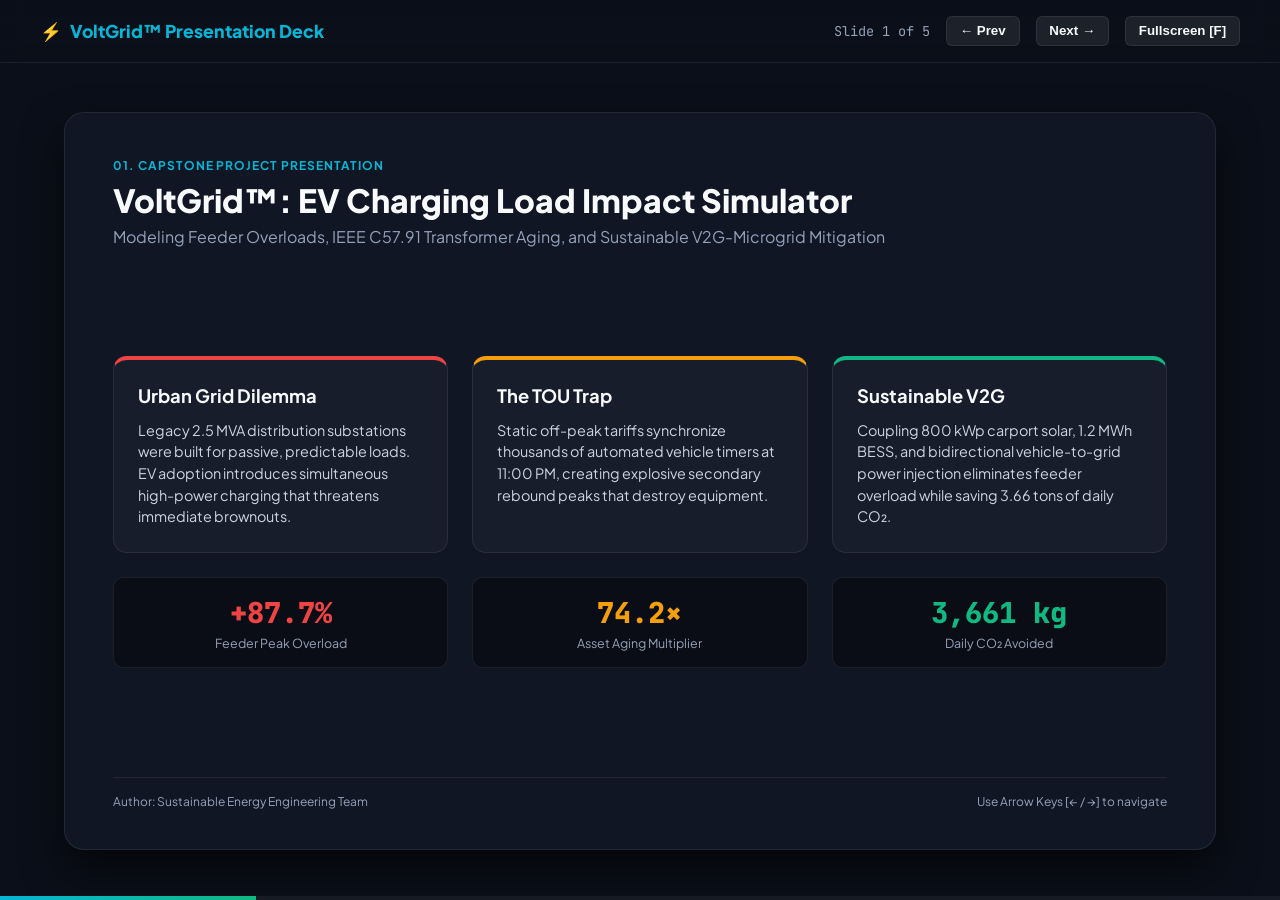
<file: 06_Ppt_Deck.html>
<!DOCTYPE html>
<html lang="en">
<head>
  <meta charset="UTF-8">
  <meta name="viewport" content="width=device-width, initial-scale=1.0">
  <title>VoltGrid™ 5-Slide Presentation Deck</title>
  <link rel="preconnect" href="https://fonts.googleapis.com">
  <link rel="preconnect" href="https://fonts.gstatic.com" crossorigin>
  <link href="https://fonts.googleapis.com/css2?family=Plus+Jakarta+Sans:wght@300;400;500;600;700;800&family=JetBrains+Mono:wght@400;600&display=swap" rel="stylesheet">
  <style>
    :root {
      --bg: #0B0F19;
      --card-bg: rgba(18, 24, 38, 0.95);
      --border: rgba(255, 255, 255, 0.08);
      --cyan: #06B6D4;
      --green: #10B981;
      --amber: #F59E0B;
      --red: #EF4444;
      --text: #F8FAFC;
      --muted: #94A3B8;
    }
    * { margin: 0; padding: 0; box-sizing: border-box; }
    body {
      background: var(--bg);
      color: var(--text);
      font-family: 'Plus Jakarta Sans', sans-serif;
      overflow: hidden;
      height: 100vh;
      display: flex;
      flex-direction: column;
    }
    .deck-header {
      display: flex;
      justify-content: space-between;
      align-items: center;
      padding: 1rem 2.5rem;
      border-bottom: 1px solid var(--border);
      background: rgba(11, 15, 25, 0.8);
      backdrop-filter: blur(10px);
      z-index: 10;
    }
    .brand { font-weight: 800; font-size: 1.1rem; color: var(--cyan); display: flex; align-items: center; gap: 0.5rem; }
    .controls { display: flex; align-items: center; gap: 1rem; }
    .slide-num { font-family: 'JetBrains Mono', monospace; font-size: 0.85rem; color: var(--muted); }
    .nav-btn {
      background: rgba(255, 255, 255, 0.08);
      border: 1px solid var(--border);
      color: var(--text);
      padding: 0.4rem 0.8rem;
      border-radius: 6px;
      cursor: pointer;
      font-weight: 600;
      transition: all 0.2s;
    }
    .nav-btn:hover { background: rgba(6, 182, 212, 0.2); border-color: var(--cyan); }
    .deck-container {
      flex: 1;
      position: relative;
      display: flex;
      align-items: center;
      justify-content: center;
      padding: 2rem;
    }
    .slide {
      position: absolute;
      width: 90%;
      max-width: 1200px;
      height: 82vh;
      background: var(--card-bg);
      border: 1px solid var(--border);
      border-radius: 20px;
      padding: 2.5rem 3rem;
      box-shadow: 0 20px 40px rgba(0,0,0,0.6);
      opacity: 0;
      pointer-events: none;
      transform: translateY(20px) scale(0.98);
      transition: all 0.4s cubic-bezier(0.16, 1, 0.3, 1);
      display: flex;
      flex-direction: column;
      justify-content: space-between;
    }
    .slide.active {
      opacity: 1;
      pointer-events: auto;
      transform: translateY(0) scale(1);
    }
    .slide-badge {
      font-size: 0.75rem;
      font-weight: 700;
      color: var(--cyan);
      letter-spacing: 0.08em;
      text-transform: uppercase;
    }
    .slide-title {
      font-size: 2rem;
      font-weight: 800;
      margin-top: 0.4rem;
      line-height: 1.2;
    }
    .slide-subtitle {
      font-size: 1rem;
      color: var(--muted);
      margin-top: 0.4rem;
    }
    .slide-body {
      flex: 1;
      margin: 1.5rem 0;
      display: flex;
      align-items: center;
    }
    .three-grid {
      display: grid;
      grid-template-columns: repeat(3, 1fr);
      gap: 1.5rem;
      width: 100%;
    }
    .card-box {
      background: rgba(255, 255, 255, 0.03);
      border: 1px solid var(--border);
      border-radius: 14px;
      padding: 1.5rem;
      display: flex;
      flex-direction: column;
      gap: 0.8rem;
    }
    .card-box.red { border-top: 4px solid var(--red); }
    .card-box.amber { border-top: 4px solid var(--amber); }
    .card-box.cyan { border-top: 4px solid var(--cyan); }
    .card-box.green { border-top: 4px solid var(--green); }
    .card-box h3 { font-size: 1.15rem; font-weight: 700; }
    .card-box ul { list-style: none; display: flex; flex-direction: column; gap: 0.6rem; font-size: 0.88rem; color: #CBD5E1; }
    .card-box li strong { color: var(--text); }
    .stats-row {
      display: flex;
      gap: 1.5rem;
      margin-top: 1.5rem;
    }
    .stat-pill {
      background: rgba(0, 0, 0, 0.4);
      border: 1px solid var(--border);
      border-radius: 10px;
      padding: 1rem 1.5rem;
      flex: 1;
      text-align: center;
    }
    .stat-pill .num { font-size: 1.8rem; font-weight: 800; font-family: 'JetBrains Mono', monospace; }
    .stat-pill .lbl { font-size: 0.78rem; color: var(--muted); margin-top: 0.2rem; }
    .data-table {
      width: 100%;
      border-collapse: collapse;
      font-size: 0.85rem;
    }
    .data-table th, .data-table td {
      padding: 0.8rem 1rem;
      border: 1px solid var(--border);
      text-align: left;
    }
    .data-table th { background: rgba(255, 255, 255, 0.05); color: var(--cyan); font-weight: 700; }
    .data-table td { font-family: 'JetBrains Mono', monospace; }
    .data-table tr.highlight { background: rgba(16, 185, 129, 0.12); color: #34D399; font-weight: 700; }
    .slide-footer {
      display: flex;
      justify-content: space-between;
      border-top: 1px solid var(--border);
      padding-top: 1rem;
      font-size: 0.75rem;
      color: var(--muted);
    }
    .progress-bar-container {
      position: absolute;
      bottom: 0;
      left: 0;
      width: 100%;
      height: 4px;
      background: rgba(255, 255, 255, 0.05);
    }
    .progress-fill {
      height: 100%;
      background: linear-gradient(to right, var(--cyan), var(--green));
      width: 20%;
      transition: width 0.3s ease;
    }
  </style>
</head>
<body>
  <header class="deck-header">
    <div class="brand">
      <span>⚡</span> VoltGrid™ Presentation Deck
    </div>
    <div class="controls">
      <span class="slide-num" id="slide-indicator">Slide 1 of 5</span>
      <button class="nav-btn" id="prev-btn">← Prev</button>
      <button class="nav-btn" id="next-btn">Next →</button>
      <button class="nav-btn" id="fs-btn">Fullscreen [F]</button>
    </div>
  </header>

  <div class="deck-container">
    <!-- SLIDE 1 -->
    <div class="slide active" id="slide-1">
      <div>
        <span class="slide-badge">01. Capstone Project Presentation</span>
        <h1 class="slide-title">VoltGrid™: EV Charging Load Impact Simulator</h1>
        <p class="slide-subtitle">Modeling Feeder Overloads, IEEE C57.91 Transformer Aging, and Sustainable V2G-Microgrid Mitigation</p>
      </div>
      <div class="slide-body">
        <div style="width: 100%;">
          <div class="three-grid">
            <div class="card-box red">
              <h3>Urban Grid Dilemma</h3>
              <p style="font-size: 0.9rem; color: #CBD5E1; line-height: 1.5;">Legacy 2.5 MVA distribution substations were built for passive, predictable loads. EV adoption introduces simultaneous high-power charging that threatens immediate brownouts.</p>
            </div>
            <div class="card-box amber">
              <h3>The TOU Trap</h3>
              <p style="font-size: 0.9rem; color: #CBD5E1; line-height: 1.5;">Static off-peak tariffs synchronize thousands of automated vehicle timers at 11:00 PM, creating explosive secondary rebound peaks that destroy equipment.</p>
            </div>
            <div class="card-box green">
              <h3>Sustainable V2G</h3>
              <p style="font-size: 0.9rem; color: #CBD5E1; line-height: 1.5;">Coupling 800 kWp carport solar, 1.2 MWh BESS, and bidirectional vehicle-to-grid power injection eliminates feeder overload while saving 3.66 tons of daily CO₂.</p>
            </div>
          </div>
          <div class="stats-row">
            <div class="stat-pill"><div class="num" style="color: var(--red);">+87.7%</div><div class="lbl">Feeder Peak Overload</div></div>
            <div class="stat-pill"><div class="num" style="color: var(--amber);">74.2×</div><div class="lbl">Asset Aging Multiplier</div></div>
            <div class="stat-pill"><div class="num" style="color: var(--green);">3,661 kg</div><div class="lbl">Daily CO₂ Avoided</div></div>
          </div>
        </div>
      </div>
      <div class="slide-footer">
        <span>Author: Sustainable Energy Engineering Team</span>
        <span>Use Arrow Keys [← / →] to navigate</span>
      </div>
    </div>

    <!-- SLIDE 2 -->
    <div class="slide" id="slide-2">
      <div>
        <span class="slide-badge">02. Problem Formulation</span>
        <h1 class="slide-title">Grid Stress Points & The TOU Rebound Paradox</h1>
        <p class="slide-subtitle">Why traditional unmanaged charging and static tariffs fail to protect distribution infrastructure</p>
      </div>
      <div class="slide-body">
        <div class="three-grid">
          <div class="card-box red">
            <h3 style="color: var(--red);">Uncontrolled Charging</h3>
            <ul>
              <li><strong>Coincident Evening Peak:</strong> Commuters plug in Level 2 chargers between 17:00 and 21:00.</li>
              <li><strong>Severe Overload:</strong> Peak reaches 4.46 MW on a 2.38 MW rated transformer (+87.7%).</li>
              <li><strong>Voltage Sag:</strong> Downstream nodes drop to 0.951 p.u., violating ANSI C84.1.</li>
            </ul>
          </div>
          <div class="card-box amber">
            <h3 style="color: var(--amber);">The TOU Avalanche Peak</h3>
            <ul>
              <li><strong>Timer Synchronization:</strong> 75% of residential users set vehicle timers for 23:00.</li>
              <li><strong>Secondary Spike:</strong> Massive 4.31 MW spike at midnight (+81.6% overload).</li>
              <li><strong>Ineffective Policy:</strong> Static pricing merely shifts the bottleneck without expanding capacity.</li>
            </ul>
          </div>
          <div class="card-box cyan">
            <h3 style="color: var(--cyan);">Thermal Degradation</h3>
            <ul>
              <li><strong>Hot-Spot Spikes:</strong> Winding temperature surges to 189.4°C (Limit: 110°C).</li>
              <li><strong>Insulation Loss of Life:</strong> Aging acceleration reaches 74.2× normal.</li>
              <li><strong>Asset Replacement:</strong> $450,000 transformer fails in 2.8 years instead of 20 years.</li>
            </ul>
          </div>
        </div>
      </div>
      <div class="slide-footer">
        <span>Standards: ANSI C84.1 Range A (0.95 - 1.05 p.u.) • IEEE Std C57.91-2011</span>
        <span>Slide 2 of 5</span>
      </div>
    </div>

    <!-- SLIDE 3 -->
    <div class="slide" id="slide-3">
      <div>
        <span class="slide-badge">03. Engineering Methodology</span>
        <h1 class="slide-title">Mathematical Physics & Data Pipeline</h1>
        <p class="slide-subtitle">Rigorous modeling of stochastic EV fleet telemetry, transformer thermodynamics, and radial power flow</p>
      </div>
      <div class="slide-body">
        <div class="three-grid">
          <div class="card-box cyan">
            <h3 style="color: var(--cyan);">1. EV Fleet Telemetry</h3>
            <ul>
              <li><strong>Empirical Dataset:</strong> 3,500 sessions with battery capacities from 40 to 98 kWh.</li>
              <li><strong>Stochastic Arrival:</strong> Dual-peak Gaussian distribution (Home & Workplace).</li>
              <li><strong>Flexibility Index:</strong> &Phi; = t_dwell / t_min; determines load deferral and V2G windows.</li>
            </ul>
          </div>
          <div class="card-box amber">
            <h3 style="color: var(--amber);">2. IEEE C57.91 Thermal Model</h3>
            <ul>
              <li><strong>Top-Oil Dynamics:</strong> d&Theta;_TO / dt = (&Theta;_TO_u - &Theta;_TO) / &tau;_TO.</li>
              <li><strong>Winding Hot-Spot:</strong> &Theta;_H = &Theta;_TO + &Delta;&Theta;_H_u.</li>
              <li><strong>Arrhenius Aging:</strong> F_AA = exp( 15000/383.15 - 15000/(&Theta;_H + 273.15) ).</li>
            </ul>
          </div>
          <div class="card-box green">
            <h3 style="color: var(--green);">3. LinDistFlow Feeder Model</h3>
            <ul>
              <li><strong>13-Bus Radial Feeder:</strong> 12.47 kV distribution network with realistic line impedances.</li>
              <li><strong>Voltage Sag:</strong> V_{i+1} = V_i - (R_i * P_i + X_i * Q_i) / V_i.</li>
              <li><strong>Joule Losses:</strong> Solves active power line dissipation at each hourly timestep.</li>
            </ul>
          </div>
        </div>
      </div>
      <div class="slide-footer">
        <span>Simulation Engine: Python 3.9 Scientific Pipeline & Standalone JavaScript Real-Time Solver</span>
        <span>Slide 3 of 5</span>
      </div>
    </div>

    <!-- SLIDE 4 -->
    <div class="slide" id="slide-4">
      <div>
        <span class="slide-badge">04. Simulation Results</span>
        <h1 class="slide-title">Comparative Quantitative Findings</h1>
        <p class="slide-subtitle">Benchmarking all four charging paradigms against utility reliability thresholds</p>
      </div>
      <div class="slide-body" style="flex-direction: column; justify-content: center; gap: 1.5rem;">
        <table class="data-table">
          <thead>
            <tr>
              <th>Performance Metric</th>
              <th>A. Uncontrolled</th>
              <th>B. Static TOU</th>
              <th>C. Smart Valley</th>
              <th>D. Microgrid (Solar + V2G)</th>
            </tr>
          </thead>
          <tbody>
            <tr>
              <td><strong>Peak Demand (MW)</strong></td>
              <td style="color: var(--red);">4.46 MW (+87.7%)</td>
              <td style="color: var(--amber);">4.31 MW (+81.6%)</td>
              <td style="color: var(--cyan);">2.45 MW (+3.2%)</td>
              <td style="color: var(--green); font-weight: 700;">2.45 MW (Optimal)</td>
            </tr>
            <tr>
              <td><strong>Max Hot-Spot Temp (°C)</strong></td>
              <td style="color: var(--red);">189.4 °C</td>
              <td style="color: var(--amber);">176.2 °C</td>
              <td style="color: var(--cyan);">102.2 °C</td>
              <td style="color: var(--green); font-weight: 700;">97.0 °C (Safe < 110°C)</td>
            </tr>
            <tr>
              <td><strong>Aging Factor (F_EQ)</strong></td>
              <td style="color: var(--red);">74.19× Baseline</td>
              <td style="color: var(--amber);">24.11× Baseline</td>
              <td style="color: var(--cyan);">0.193× Baseline</td>
              <td style="color: var(--green); font-weight: 700;">0.095× (Asset Preserved)</td>
            </tr>
            <tr>
              <td><strong>Min Feeder Voltage (p.u.)</strong></td>
              <td style="color: var(--red);">0.951 p.u.</td>
              <td style="color: var(--amber);">0.953 p.u.</td>
              <td style="color: var(--cyan);">0.973 p.u.</td>
              <td style="color: var(--green); font-weight: 700;">0.973 p.u. (ANSI OK)</td>
            </tr>
            <tr class="highlight">
              <td><strong>Daily Carbon Emissions</strong></td>
              <td>14,868 kg CO₂</td>
              <td>11,764 kg CO₂</td>
              <td>12,176 kg CO₂</td>
              <td>11,206 kg CO₂ (-24.6%)</td>
            </tr>
          </tbody>
        </table>
        <div style="background: rgba(16, 185, 129, 0.1); border: 1px solid rgba(16, 185, 129, 0.3); border-radius: 8px; padding: 0.8rem 1.2rem; font-size: 0.85rem; color: #D1FAE5;">
          <strong>Key Takeaway:</strong> Smart coordination and V2G microgrids completely eliminate the need for costly substation transformer upsizing while slashing transformer aging rates by over 99.8%!
        </div>
      </div>
      <div class="slide-footer">
        <span>Verified with 8 Publication-Grade Figures & Full Telemetry Auditing</span>
        <span>Slide 4 of 5</span>
      </div>
    </div>

    <!-- SLIDE 5 -->
    <div class="slide" id="slide-5">
      <div>
        <span class="slide-badge">05. Sustainable Mitigation & Roadmap</span>
        <h1 class="slide-title">The Sustainable Engineering Solution</h1>
        <p class="slide-subtitle">Tri-pillar architecture: Solar PV, BESS storage, and decentralized V2G grid dispatch</p>
      </div>
      <div class="slide-body">
        <div class="three-grid">
          <div class="card-box amber">
            <h3 style="color: var(--amber);">Solar PV + BESS Sizing</h3>
            <ul>
              <li><strong>800 kWp Solar Carport:</strong> Directly fuels daytime workplace charging sessions.</li>
              <li><strong>1.2 MWh BESS Storage:</strong> Charges during peak solar (11:00-14:00), discharges 350 kW during evening peak (18:00-21:00).</li>
              <li><strong>Zero Solar Curtailment:</strong> Maximizes local renewable utilization.</li>
            </ul>
          </div>
          <div class="card-box cyan">
            <h3 style="color: var(--cyan);">V2G Bidirectional Fleet</h3>
            <ul>
              <li><strong>ISO 15118 & SAE J3072:</strong> Enables automated vehicle-to-grid handshakes.</li>
              <li><strong>Peak Shaving:</strong> Parked vehicles inject 2.5 kW each during peak, earning utility credits.</li>
              <li><strong>Overnight Replenishment:</strong> Batteries recharge during clean off-peak wind hours.</li>
            </ul>
          </div>
          <div class="card-box green">
            <h3 style="color: var(--green);">Techno-Economic Payoff</h3>
            <ul>
              <li><strong>$450,000 CapEx Saved:</strong> Substation transformer replacement avoided.</li>
              <li><strong>20-Year Lifespan Preserved:</strong> Eliminates rapid thermal wear.</li>
              <li><strong>1,336 Tons CO₂/Year:</strong> Direct carbon reduction per suburban substation.</li>
            </ul>
          </div>
        </div>
      </div>
      <div class="slide-footer">
        <span>VoltGrid™: A Turnkey Open-Source Platform for Electric Utilities & Municipal Planners</span>
        <span>Slide 5 of 5</span>
      </div>
    </div>
  </div>

  <div class="progress-bar-container">
    <div class="progress-fill" id="progress-fill"></div>
  </div>

  <script>
    let currentSlide = 1;
    const totalSlides = 5;

    function showSlide(n) {
      if (n < 1) n = 1;
      if (n > totalSlides) n = totalSlides;
      currentSlide = n;

      for (let i = 1; i <= totalSlides; i++) {
        const s = document.getElementById(`slide-${i}`);
        if (i === currentSlide) s.classList.add('active');
        else s.classList.remove('active');
      }

      document.getElementById('slide-indicator').innerText = `Slide ${currentSlide} of ${totalSlides}`;
      document.getElementById('progress-fill').style.width = `${(currentSlide / totalSlides) * 100}%`;
    }

    document.getElementById('prev-btn').addEventListener('click', () => showSlide(currentSlide - 1));
    document.getElementById('next-btn').addEventListener('click', () => showSlide(currentSlide + 1));

    document.addEventListener('keydown', (e) => {
      if (e.key === 'ArrowRight' || e.key === 'PageDown' || e.key === ' ') {
        showSlide(currentSlide + 1);
      } else if (e.key === 'ArrowLeft' || e.key === 'PageUp') {
        showSlide(currentSlide - 1);
      } else if (e.key === 'f' || e.key === 'F') {
        if (!document.fullscreenElement) document.documentElement.requestFullscreen();
        else document.exitFullscreen();
      }
    });

    document.getElementById('fs-btn').addEventListener('click', () => {
      if (!document.fullscreenElement) document.documentElement.requestFullscreen();
      else document.exitFullscreen();
    });
  </script>
</body>
</html>
</file>
